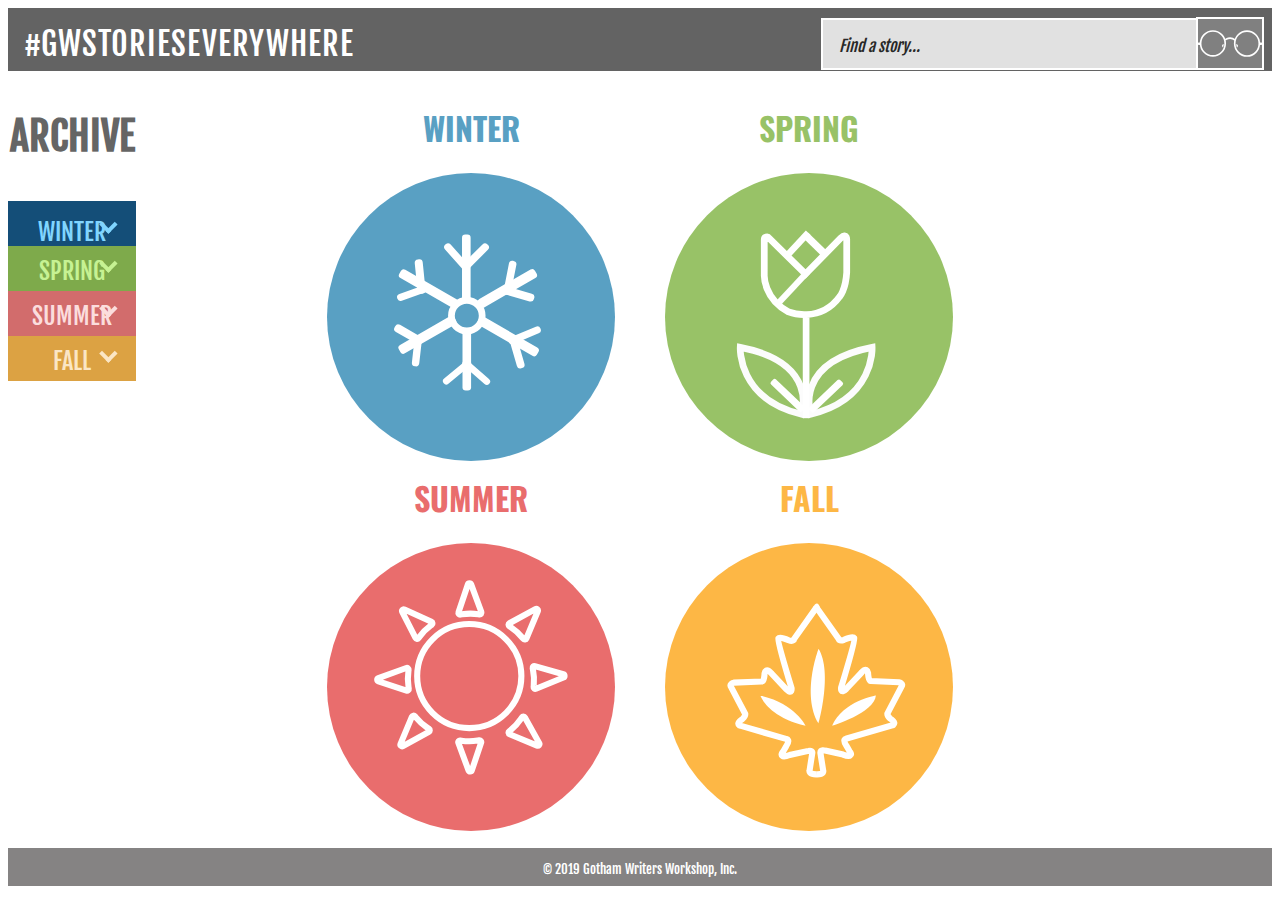
<file: KelseyDellosa_Exercise02/index.html>
<!--
NMED 4520 - Advanced Web Design 
Kelsey Dellosa 
Exercise #2 
-->

<!DOCTYPE HTML>
<html lang="en">
	
<head>
<title>GWSTORIESEVERYWHERE</title>
<meta charset="UTF-8">
<meta name="viewport" content="width=device-width, intial-scale=1"> 
<link rel="stylesheet" href="css/style.css"> 	
<link href="https://fonts.googleapis.com/css?family=Fjalla+One&display=swap" rel="stylesheet">
<link href="https://fonts.googleapis.com/css?family=Oswald&display=swap" rel="stylesheet">


	
</head>
	
	
<body>

<header>
    <div class="navigation">
        <a href="index.html">
            <div class="logo">#GWSTORIESEVERYWHERE</div></a>
    
    <div class="search">
        <div class="search__query">Find a story...</div>
        <div class="search__icon">
            <img class="glasses" src="imgs/eyeglasses.svg">
        </div>
    </div>
    </div> 
</header>
  

<div class="story story__archive">
        <h3 class="archive__title">ARCHIVE</h3>
            <button class="btn">WINTER
                <div class="arrow--winter"></div>
			 </button>
		<div class="dropdown-winter"> 
			<a href="index.html">2018<br></a>
			<a href="index.html">2017<br></a>
			<a href="index.html">2016<br></a>
			<a href="index.html">2015<br></a>
		</div> 
            
        <div class="btn--spring">SPRING
            <div class="arrow--spring"></div>
        </div>
        <div class="btn--summer">SUMMER
            <div class="arrow--summer"></div>
        </div>
        <div class="btn--fall">FALL
            <div class="arrow--fall"></div>
        </div>
 </div> 

<main>
<div class="story story__home">
		<div class="story story--winter">
            <a href="index.html">
                <h1 class="winter">WINTER</h1></a>
            <div class="sphere1">
            <a href="winter-2019.html">
                <img src="imgs/1_WINTER.svg"></a>
            </div>
		</div>
		
		<div class="story story--spring">
            <h1 class="spring">SPRING</h1>
            <div class="sphere2">
               <img src="imgs/2_SPRING.svg">
            </div>
		</div>
    
        <div class="story story--summer">
            <h1 class="summer">SUMMER</h1>
            <div class="sphere3">
               <img src="imgs/3_SUMMER.svg">
            </div>
		</div>
    
        <div class="story story--fall">
            <h1 class="fall">FALL</h1>
             <div class="sphere4">
             <img src="imgs/4_FALL.svg">

            </div>
		</div>
    </div>
</main>

<footer>
	<div>© 2019 Gotham Writers Workshop, Inc.</div>
</footer>
	<script type="text/javascript" src="js/scripts.js"></script>
</body>

</html>
</file>
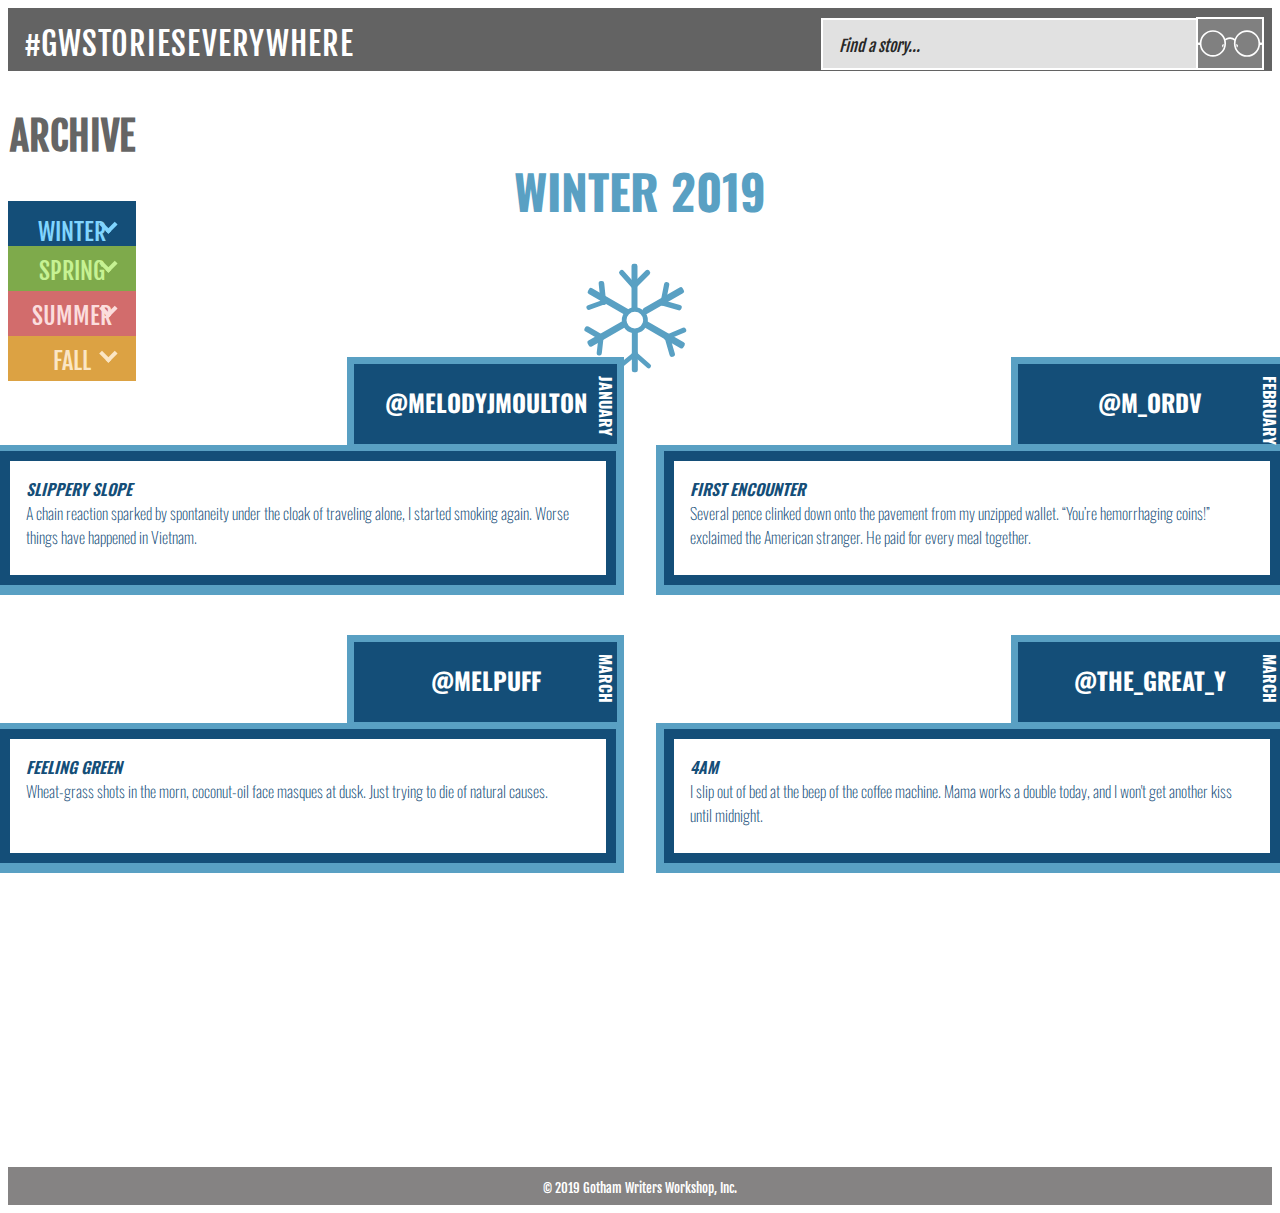
<file: KelseyDellosa_Exercise02/winter-2019.html>
<!DOCTYPE HTML>
<html lang="en">
	
<head>
<title>WINTER 2019</title>
<meta charset="UTF-8">
<meta name="viewport" content="width=device-width, intial-scale=1"> 
<link rel="stylesheet" href="css/style.css"> 	
<link href="https://fonts.googleapis.com/css?family=Fjalla+One&display=swap" rel="stylesheet">
<link href="https://fonts.googleapis.com/css?family=Oswald&display=swap" rel="stylesheet">

</head>
	
	
<body>

<header>
    <div class="navigation">
        <a href="index.html">
            <div class="logo">#GWSTORIESEVERYWHERE</div></a>
    
    <div class="search">
        <div class="search__query">Find a story...</div>
        <div class="search__icon">
            <img class="glasses" src="imgs/eyeglasses.svg">
        </div>
    </div>
    </div> 
</header>
  

<div class="story story__archive">
        <h3 class="archive__title">ARCHIVE</h3>
            <button class="btn">WINTER
                <div class="arrow--winter"></div>
			 </button>
		<div class="dropdown-winter"> 
			<a href="index.html">2018<br></a>
			<a href="index.html">2017<br></a>
			<a href="index.html">2016<br></a>
			<a href="index.html">2015<br></a>
		</div> 
            
        <div class="btn--spring">SPRING
            <div class="arrow--spring"></div>
        </div>
        <div class="btn--summer">SUMMER
            <div class="arrow--summer"></div>
        </div>
        <div class="btn--fall">FALL
            <div class="arrow--fall"></div>
        </div>
 </div> 

<main>
<div class="story winter__current">
            <div class="winter__icon">
                <h1 class="season__winter">WINTER 2019</h1>
                <a href="winter-2019.html">
                <img class="winter_blue" src="imgs/1_WINTER_BLUE.svg"></a>
            </div>
            
            <div class="story__current1">
                <div class="story__handle">
                    <a class ="story__author"href="https://twitter.com/herpenname" target="_blank"><h2>@MELODYJMOULTON</h2>
                    </a>
                    <h2 class="season__month">JANUARY</h2>
                </div> 
            <div class="background--blue">
		     <a class="story__theme"href="winter-story.html">SLIPPERY SLOPE</a>
                <p class="story__text">A chain reaction sparked by spontaneity under the cloak of traveling alone, I started smoking again. Worse things have happened in Vietnam.</p>
                </div> 
            </div>
            
        
            <div class="story__current2">
                <div class="story__handle">
                    <a> <div class="story__author"href="https://twitter.com/m_ordv"><h2>@M_ORDV</h2></div> 
                    </a>
                    <h2 class="season__month">FEBRUARY</h2>
                </div> 
                <div class="background--blue">
		     <a class="story__theme"href="winter-2019.html">FIRST ENCOUNTER</a>
                <p class="story__text">Several pence clinked down onto the pavement from my unzipped wallet. “You’re hemorrhaging coins!” exclaimed the American stranger. He paid for every meal together.</p>
                </div>     
            </div>
            
            <div class="story__current3">
                <div class="story__handle">
                    <a> <div class="story__author"href="https://twitter.com/melpuff"><h2>@MELPUFF</h2></div> 
                    </a>
                    <h2 class="season__month">MARCH</h2>
                </div> 
                <div class="background--blue">
		     <a class="story__theme"href="winter-2019.html">FEELING GREEN</a>
                <p class="story__text">Wheat-grass shots in the morn, coconut-oil face masques at dusk. Just trying to die of natural causes.</p>
                </div> 
            </div>
    
                <div class="story__current4">
                <div class="story__handle">
                    <a> <div class="story__author"href="https://twitter.com/The_Great_Y"><h2>@THE_GREAT_Y</h2></div> 
                    </a>
                    <h2 class="season__month">MARCH</h2>
                </div> 
                
                <div class="background--blue">
                    <a class="story__theme"href="winter-2019.html">4AM</a> 
                    <p class="story__text">I slip out of bed at the beep of the coffee machine. Mama works a double today, and I won't get another kiss until midnight.</p>
                </div> 
            </div>
    </div>
             
		
</main>

<footer>
	<div>© 2019 Gotham Writers Workshop, Inc.</div>
</footer>
	<script type="text/javascript" src="js/scripts.js"></script>
</body>

</html>
</file>
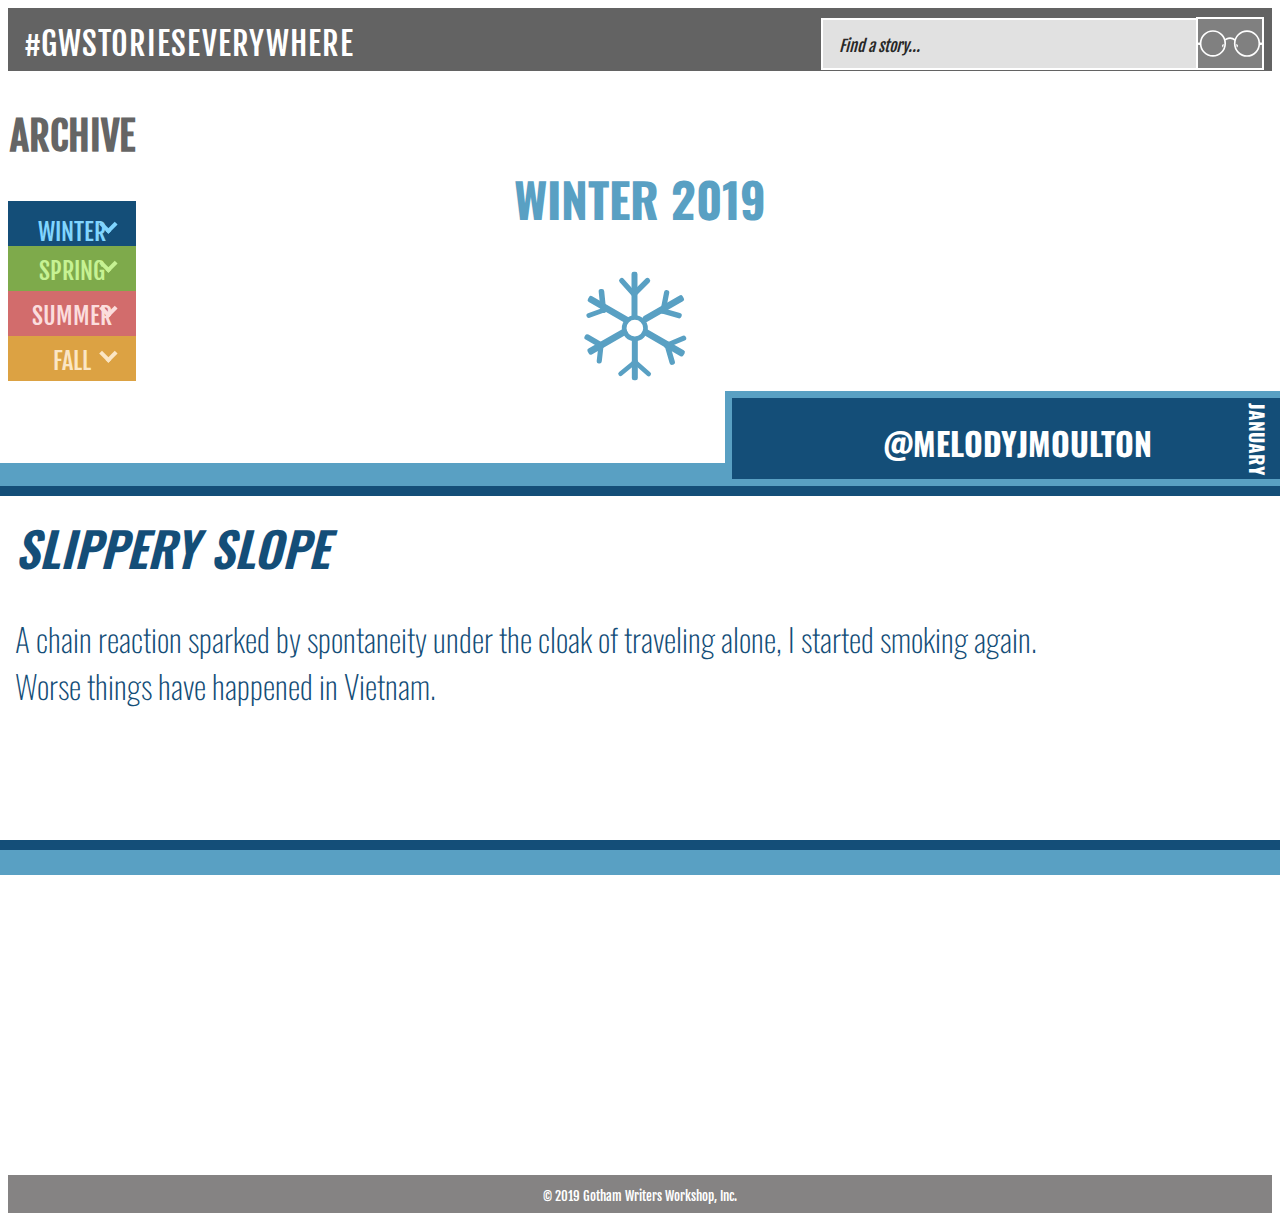
<file: KelseyDellosa_Exercise02/winter-story.html>
<!DOCTYPE HTML>
<html lang="en">
	
<head>
<title>SLIPPERY SLOPE</title>
<meta charset="UTF-8">
<meta name="viewport" content="width=device-width, intial-scale=1"> 
<link rel="stylesheet" href="css/style.css"> 	
<link href="https://fonts.googleapis.com/css?family=Fjalla+One&display=swap" rel="stylesheet">
<link href="https://fonts.googleapis.com/css?family=Oswald&display=swap" rel="stylesheet">

</head>
	
	
<body>

<header>
    <div class="navigation">
        <a href="index.html">
            <div class="logo">#GWSTORIESEVERYWHERE</div></a>
    
    <div class="search">
        <div class="search__query">Find a story...</div>
        <div class="search__icon">
            <img class="glasses" src="imgs/eyeglasses.svg">
        </div>
    </div>
    </div> 
</header>
  

<div class="story story__archive">
        <h3 class="archive__title">ARCHIVE</h3>
            <button class="btn">WINTER
                <div class="arrow--winter"></div>
			 </button>
		<div class="dropdown-winter"> 
			<a href="index.html">2018<br></a>
			<a href="index.html">2017<br></a>
			<a href="index.html">2016<br></a>
			<a href="index.html">2015<br></a>
		</div> 
            
        <div class="btn--spring">SPRING
            <div class="arrow--spring"></div>
        </div>
        <div class="btn--summer">SUMMER
            <div class="arrow--summer"></div>
        </div>
        <div class="btn--fall">FALL
            <div class="arrow--fall"></div>
        </div>
 </div> 

<main>
<div class="story winter__story">
            <div class="winter__icon">
                <h1 class="season__winter">WINTER 2019</h1>
                <a href="winter-2019.html">
                <img class="winter_blue" src="imgs/1_WINTER_BLUE.svg"></a>
            </div>
            
            <div class="current">
                <div class="current__handle">
                    <a class="story__author"href="https://twitter.com/herpenname" target="_blank"><h1>@MELODYJMOULTON</h1>
                    </a>
                    <h2 class="current--january">JANUARY</h2>
                </div> 
                
            <div class="current__bg">
		     <a class="current__theme"href="winter-story.html">SLIPPERY SLOPE</a>
                     <p class="current__text">A chain reaction sparked by spontaneity under the cloak of traveling alone, I started smoking again. <br>Worse things have happened in Vietnam.</p>
            </div>
                </div> 
    </div>

             
		
</main>

<footer>
	<div>© 2019 Gotham Writers Workshop, Inc.</div>
</footer>
	<script type="text/javascript" src="js/scripts.js"></script>
</body>

</html>
</file>
<file: KelseyDellosa_Exercise02/css/style.css>
*{
box-sizing: border-box; 
}

html, body{
	min-height: 100%; 

}

header{
	height: 7vh; 
	background-color: #636363; 

}

.navigation{
    display: grid; 
    grid-template-columns: 3fr 1fr 0.2fr ;  
    grid-template-rows: 80px; 
    grid-template-areas: "a b c" 
}

.logo{
    grid-template-areas: a; 
	color: #fff; 
	font-family: 'Fjalla One', sans-serif;
	font-size: 2em; 
	 letter-spacing: 1px; 
	padding: 0.5em;

}
.search{
    grid-template-areas: b; 
    background-color: #e1e1e1; 
    border: 2px solid #fff; 
    height: 3.3em;
    padding: 1em;
    margin-top:0.6em;
}
.search__query{
    font-family: 'Fjalla One', sans-serif;
    color: 	#282828; 
    font-style: italic; 

}

.glasses{
    background-color: grey; 
    grid-template-areas: c; 
    height: 3.3em;
    margin-left:22.3em; 
    margin-top: -10em; 
    width: 19%;
    border: 2px solid #fff; 
    
}

.story__home{
    margin-top: -13em;
	display: grid; 
	height: 85vh; 
	grid-template-columns: repeat (4, 1fr); 
	grid-template-rows: 370px 400px; 
    justify-content: center; 
    grid-column-gap: 50px;
	grid-template-areas: 
						". a b ."
                        ". c d ."; 
}

.story--winter{
    grid-area: a; 
}
.story--spring{
    grid-area: b; 
}

.story--summer{
    grid-area: c; 

}
.story--fall{
    grid-area: d; 
}

img{
    width: 150%; 
    margin-left: -5em;
    margin-top: -2em;
     
}


.sphere1, .sphere2, .sphere3,.sphere4{
  height: 18em; 
  width: 18em; 
  border-radius: 50%; 
}


.winter{
    font-family: 'Oswald', sans-serif;
    font-size: 2em;
    text-align: center; 
    color: #59a0c3;
}
.sphere1{
  background-color: #59a0c3;
}

.sphere1 img{
  margin-left: -4em; 
}

.spring{
    font-family: 'Oswald', sans-serif;
    font-size: 2em;
    text-align: center; 
    color: #98c267; 
}
.sphere2{
    background-color: #98c267; 

}

.summer{
    font-family: 'Oswald', sans-serif;
    font-size: 2em;
    text-align: center; 
    color: #e96d6d; 
}
.sphere3{
    background-color: #e96d6d; 
}

.sphere3 img{
   margin-left: -6em; 
}

.fall{
    font-family: 'Oswald', sans-serif;
    font-size: 2em;
    text-align: center; 
    color: #fdb745; 
}
.sphere4{
    background-color: #fdb745; 
}

.sphere4 img{
    margin-top: -3em; 
   margin-left: -7em; 
    width: 170%; 
}

.archive__title{
	font-family: 'Fjalla One', sans-serif;
	background: #fff; 
	color: #656565; 
	text-align: center; 
    width: 10vw;
	font-size: 2.5em; 
}
.story__archive{
  color: #fff;
  border: none;
  width:5vw;
  height: 20vh;
 

}
.btn, .btn--spring, .btn--summer, .btn--fall{
	font-family: 'Fjalla One', sans-serif;
	display: block; 
	width: 10vw; 
    height: 5vh; 
	font-size: 1.5em;
	border: none; 
    text-align: center; 
    padding: 0.4em; 
}
.btn{
	background-color: #144e78; 
	color: #80d5ff; 
}

.btn--spring{
	background-color: #7eaa4b; 
	color: #c6f293;
}

.btn--summer{
	background-color: #d26c6c; 
	color: #fbdddd;  
}

.btn--fall{
	background-color: #dca243; 
	color: #fbe6c5;  
}


.dropdown-winter{
  display: none;
  text-align: center; 
  font-family: 'Fjalla One', sans-serif;
  font-size: 1.2em;
  font-weight: 300; 
  width: 10vw; 
  background-color: #144e78; 
  color: #d3d9e0;
  text-decoration: none; 
  height: 10vh; 
  overflow-x: hidden;
}

a{
	color: #fff;
	text-decoration: none; 
}

.dropdown-winter a:hover{
    color: #80d5ff; 
}


.arrow--winter, .arrow--spring, .arrow--summer, .arrow--fall{
  box-sizing: border-box;
  margin-left: auto; 
  margin-right: 0.5em;
  margin-top:-1.2em;  
  display: block;
  height: 1vw;
  width: 1vw;
  border-style: solid;
  border-width: 0px 4px 4px 0px;
  transform: rotate(45deg);
  transition: border-width 150ms ease-in-out;
}

.arrow--winter{
 border-color: #80d5ff; 
}   

.arrow--spring{
 border-color: #c6f293; 
}  

.arrow--summer{
 border-color: #fbdddd;  
}  

.arrow--fall{
 border-color: #fbe6c5; 
}  

.arrow--winter:hover {
border-color: #fff; 
}


.winter__current{
	display: grid; 
	height: 100vh; 
    justify-content: center; 
    margin-top: -1.5em; 
	grid-template-columns: 300px 300px 300px 300px; 
	grid-template-rows: 50px 150px 150px; 
    grid-column-gap: 2em; 
    grid-row-gap: 8em;
	grid-template-areas: 
						"a a a a"
                        "b b c c"
                        "d d e e"; 
}

.winter__icon{
    grid-area: a; 
    font-family: 'Oswald', sans-serif;
    color:  #59a0c3; 
    font-size: 1.5em; 
    margin: 0 auto;  
    text-align: center; 
    margin-top: -6em;  
} 
.winter_blue{
    width:100%; 
    margin: 0 auto; 
    margin-top: -2.5em;
}

.story__current1, .story__current2, .story__current3, .story__current4{
    font-family: 'Oswald', sans-serif;
    font-weight: 100; 
    font-size: 1em; 
    background-color: #59a0c3; 
    color: #144e78; 
    padding: 0.5em; 
}
.background--blue{
    padding: 1em;
    margin: 0 auto; 
    width: 100%; 
    height: 100%; 
    background-color: #fff; 
    border: solid 10px #144e78; 
}

.story__handle{
    margin: 0 auto; 
    margin-top: -6em; 
    width: 45%; 
    height: 70%; 
    background-color: #144e78; 
    border: solid 7px #59a0c3;
    color: #fff; 
    margin-left: 21.7em; 
    text-align: center; 
}

.season__month{
    transform: rotate(90deg); 
    text-align: right; 
    font-size: 1em; 
    margin-top: -4em;
    margin-left: 15em;
    color: #fff; 
}
.story__author{
    color: #fff; 
}
.story__author:hover{
    color: #59a0c3; 
}
.story__theme{
    color: #144e78; 
    font-size: 1em;
    font-style: italic; 
    font-weight: 600; 
}
.story__theme:hover{
    color:#59a0c3; 
}
.story__text{
    margin-top: 0.03em; 
}
.story__current1{
    grid-area: b; 
    grid-row: 2;  
}

.story__current2{
    grid-area: c; 
    grid-row: 2;  
}

.story__current3{
    grid-area: d; 
    grid-row: 3;
}

.story__current4{
    grid-area: e;
    grid-row: 3; 
}

.winter__story{
	display: grid; 
	height: 100vh; 
    justify-content: center; 
    margin-top: -1em; 
	grid-template-columns: repeat (2, 1fr);  
	grid-template-rows: 300px 300px; 
    grid-column-gap: 2em; 
	grid-template-areas: 
						"a a a a"
                        ". b b ."; 
}
.current{
    grid-area: b; 
    margin-top: -7em;
    font-family: 'Oswald', sans-serif;
    font-weight: 100; 
    font-size: 1em; 
    background-color: #59a0c3; 
    color: #144e78; 
    padding: 1.5em; 

}
.current__handle{
    margin-top: -6em; 
    width: 45%; 
    height: 26%; 
    background-color: #144e78; 
    border: solid 7px #59a0c3;
    color: #fff; 
    margin-left: 46em; 
    text-align: center; 
    
}

.current--january{
    font-family: 'Oswald', sans-serif;
    transform: rotate(90deg); 
    text-align: right; 
    font-size: 1.2em; 
    margin-top: -3.8em;
    margin-left: 25em;
    color: #fff; 
}

.current__bg{
    font-family: 'Oswald', sans-serif;
    padding: 1em;
    margin: 0 auto; 
    width: 100%; 
    height: 100%; 
    background-color: #fff; 
    border: solid 10px #144e78; 
}

.current__theme{
    font-size: 3em;
    color: #144e78; 
    font-style: italic; 
    font-weight: 600;    
}

.current__text{
    font-size: 2em;
    color: #144e78;   
}

footer{
    text-align: center; 
    font-family: 'Fjalla One', sans-serif;
    font-size: 0.8em; 
    background-color: #858383; 
    color: #fff; 
    height: 3em; 
    padding: 1em; 
}
</file>
